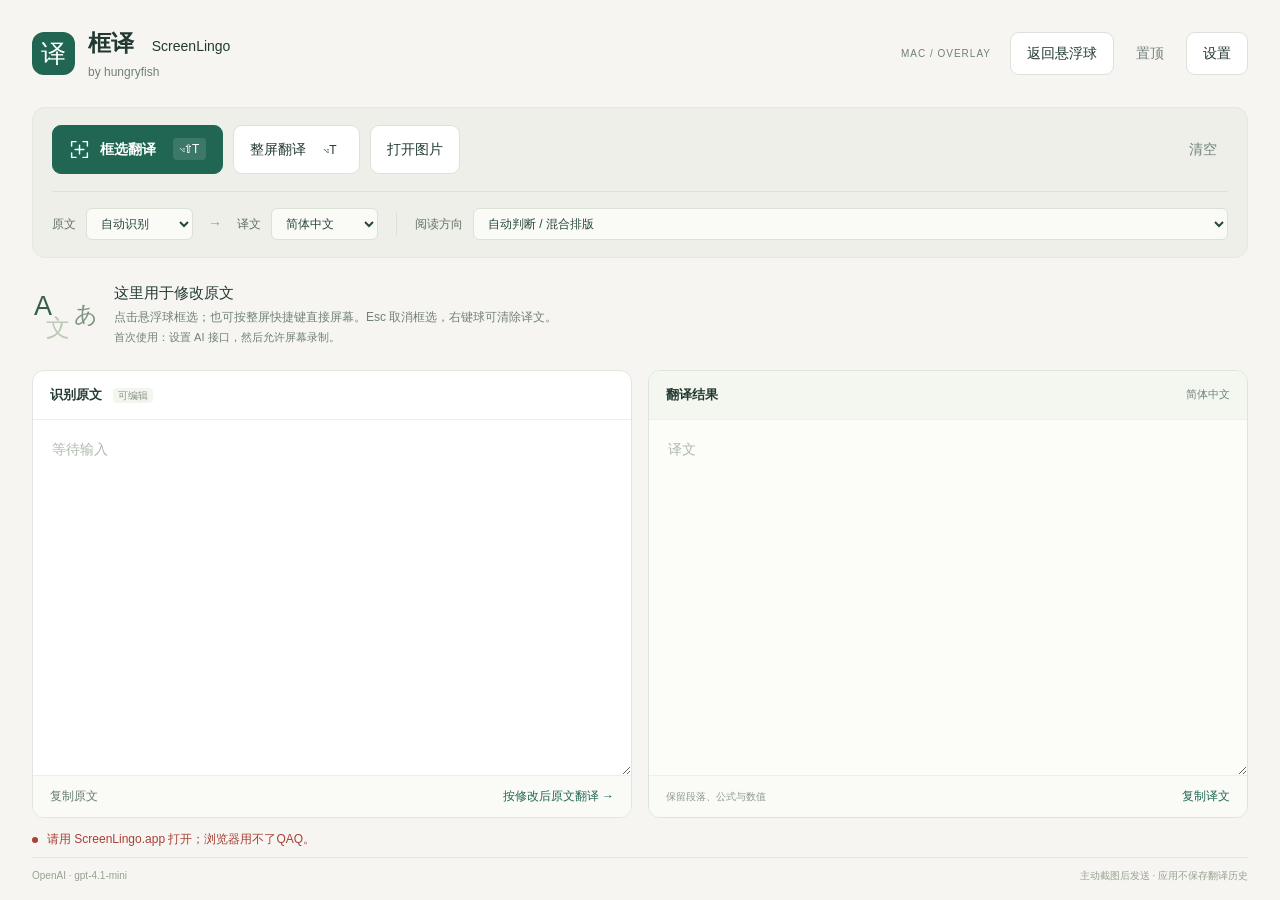
<file: Resources/index.html>
<!doctype html>
<html lang="zh-CN">
<head>
<meta charset="utf-8">
<meta name="viewport" content="width=device-width, initial-scale=1">
<meta http-equiv="Content-Security-Policy" content="default-src 'none'; script-src 'self'; style-src 'self'; img-src 'self' data:; font-src 'self'; connect-src 'none'; base-uri 'none'; form-action 'none'; object-src 'none'">
<title>ScreenLingo · 框译</title>
<link rel="stylesheet" href="style.css">
<script src="app.js" defer></script>
</head>
<body>
<div class="app">
  <header>
    <div class="brand"><span class="brandmark" aria-hidden="true">译</span><div><div class="wordmark">框译 <span>ScreenLingo</span></div><p>by hungryfish</p></div></div>
    <div class="header-actions"><span class="edition">MAC / OVERLAY</span><button id="back-to-bubble" class="secondary">返回悬浮球</button><button id="pin" class="quiet" title="窗口置顶" aria-pressed="false">置顶</button><button id="settings-open" class="secondary">设置</button></div>
  </header>

  <section class="control-panel" aria-label="翻译控制">
    <div class="capture-row">
      <button id="capture" class="primary large"><svg viewBox="0 0 24 24" aria-hidden="true"><path d="M8 3H3v5M16 3h5v5M21 16v5h-5M8 21H3v-5M7 12h10M12 7v10"/></svg>框选翻译 <kbd id="shortcut">⌥⇧T</kbd></button>
      <button id="capture-fullscreen" class="secondary large" title="截取鼠标所在的整个显示器">整屏翻译 <kbd id="fullscreen-shortcut">⌥T</kbd></button>
      <button id="open-image" class="secondary large">打开图片</button>
      <button id="cancel" class="danger" hidden>取消请求</button>
      <div class="spacer"></div><button id="clear" class="quiet">清空</button>
    </div>
    <div class="options-row">
      <label>原文<select id="source-language"><option>自动识别</option>英语</option><option>日语</option><option>韩语</option><option>简体中文</option><option>繁體中文</option><option>法语</option><option>德语</option><option>西班牙语</option><option>俄语</option><option>阿拉伯语</option></select></label>
      <span class="arrow" aria-hidden="true">→</span>
      <label>译文<select id="target-language"><option>简体中文</option><option>繁體中文</option><option>英语</option><option>日语</option><option>韩语</option><option>法语</option><option>德语</option><option>西班牙语</option><option>俄语</option><option>阿拉伯语</option></select></label>
      <div class="rule"></div>
      <label class="reading">阅读方向<select id="reading-order"><option value="auto">自动判断 / 混合排版</option><option value="horizontal">横排</option><option value="vertical-rtl">竖排 · 列从右到左</option><option value="vertical-ltr">竖排 · 列从左到右</option></select></label>
    </div>
  </section>

  <section id="welcome" class="welcome">
    <div class="welcome-icon" aria-hidden="true"><span>A</span><span>あ</span><span>文</span></div>
    <div><h1>这里用于修改原文</h1><p>点击悬浮球框选；也可按整屏快捷键直接屏幕。Esc 取消框选，右键球可清除译文。</p><p id="setup-hint">首次使用：设置 AI 接口，然后允许屏幕录制。</p></div>
  </section>

  <section id="image-strip" class="image-strip" hidden>
    <button id="image-preview" class="thumbnail" title="放大截图"><img id="thumbnail" alt="本次截图"></button>
    <div class="image-info"><strong>本次截图 <span id="image-size"></span></strong><p>竖排请确认列的阅读方向；无需把图片旋转。</p></div>
    <button id="recognize" class="secondary">识别并翻译</button>
  </section>

  <section class="editors" aria-label="原文与译文">
    <article class="editor-card">
      <div class="editor-title"><h2>识别原文 <span>可编辑</span></h2><span id="detected-language" class="language-tag"></span></div>
      <textarea id="source-text" aria-label="识别原文，可编辑" placeholder="等待输入" spellcheck="false"></textarea>
      <div class="editor-footer"><button id="copy-source" class="text-button">复制原文</button><button id="translate-text" class="text-button accent">按修改后原文翻译 →</button></div>
    </article>
    <article class="editor-card translation-card">
      <div class="editor-title"><h2>翻译结果</h2><span id="target-tag" class="language-tag">简体中文</span></div>
      <textarea id="translated-text" aria-label="翻译结果" placeholder="译文" readonly spellcheck="false"></textarea>
      <div class="editor-footer"><span id="result-meta">保留段落、公式与数值</span><button id="copy-translation" class="text-button accent">复制译文</button></div>
    </article>
  </section>
  <div id="notes" class="notes" role="note" hidden></div>
  <div class="status-row"><span id="status-dot" class="dot"></span><p id="status" role="status" aria-live="polite">就绪 · 先在设置中填写 API Key</p></div>
  <footer><span id="provider-label">OpenAI · gpt-4.1-mini</span><span id="privacy-label">主动截图后发送 · 应用不保存翻译历史</span></footer>
</div>

<div id="settings-overlay" class="overlay" hidden>
  <section class="modal settings-modal" role="dialog" aria-modal="true" aria-labelledby="settings-title">
    <div class="modal-header"><div><p class="eyebrow">SCREENLINGO</p><h2 id="settings-title">设置</h2></div><button id="settings-close" class="close" aria-label="关闭设置">×</button></div>
    <div class="modal-body">
      <div class="field"><label for="provider">服务商</label><select id="provider"><option value="openai">OpenAI / GPT · Responses API</option><option value="gemini">Google Gemini · Interactions API</option><option value="compatible">其他服务 · OpenAI 兼容接口</option></select></div>
      <div class="field"><label for="base-url">API 地址 <span>Base URL</span></label><input id="base-url" type="url" autocomplete="off" spellcheck="false" placeholder="https://your-service.example/v1"><p class="field-help" id="endpoint-help">OpenAI 官方接口。请选择可用的图片模型。</p></div>
      <div class="field"><label for="model">模型 <span>需支持图片输入</span></label><select id="model" aria-describedby="model-help"></select><p id="model-help" class="field-help">选择模型，或选择自定义填写其他名称。</p></div>
      <div id="custom-model-field" class="field" hidden><label for="custom-model">自定义模型名称</label><input id="custom-model" type="text" autocomplete="off" spellcheck="false" maxlength="160" placeholder="填写服务商提供的模型 ID"></div>
      <div class="field"><div class="label-row"><label for="api-key">API Key</label><button id="get-key" class="text-button">打开官方 Key 页面 ↗</button></div><input id="api-key" type="password" autocomplete="new-password" spellcheck="false" placeholder="在本机填写，不要发到聊天中"><div class="label-row"><p id="key-hint" class="field-help">仅保存在 macOS 钥匙串，不写入设置文件。</p><button id="delete-key" class="text-button danger-text" hidden>删除已存 Key</button></div></div>
      <div class="settings-divider"></div>
      <div class="two-fields"><div class="field"><label for="hotkey">框选翻译快捷键</label><select id="hotkey"><option value="option-shift-t">⌥⇧T · Option + Shift + T</option><option value="control-option-t">⌃⌥T · Control + Option + T</option><option value="command-shift-y">⇧⌘Y · Shift + Command + Y</option></select></div><div class="field permission-field"><label>屏幕录制权限</label><button id="permission" class="secondary" title="查看屏幕录制权限">检查权限…</button></div></div>
      <div class="field"><label for="fullscreen-hotkey">整屏翻译快捷键</label><select id="fullscreen-hotkey" aria-describedby="fullscreen-hotkey-help"><option value="option-t">⌥T · Option + T（推荐）</option><option value="t">T · 单键（会占用普通 T 输入）</option><option value="control-option-f">⌃⌥F · Control + Option + F</option><option value="disabled">不启用快捷键</option></select><p id="fullscreen-hotkey-help" class="field-help">截取鼠标所在的整块屏幕，不需要拖选。</p></div>
      <label class="check-row"><input id="auto-translate" type="checkbox"><span>框选或整屏截图后自动发送并翻译<small>关闭后点击悬浮球「发」或工具条「发送」确认；打开图片仍在详情页显示。</small></span></label>
      <div class="field"><label for="glossary">术语 / 翻译风格 <span>选填</span></label><textarea id="glossary" rows="2" maxlength="3000" placeholder="例如：保留材料名称、公式和缩写；bond dissociation energy 译为键解离能。"></textarea></div>
      <label class="check-row consent"><input id="consent" type="checkbox"><span>我同意将主动选取的区域、整屏截图或原文发送至下面的 AI 服务；整屏可能包含私人信息。<small id="destination">api.openai.com</small></span></label>
      <div class="settings-note">此软件使用AI自定义接口。纯文字模型不能直接识别截屏(•́_•̀)。</div>
      <p id="settings-error" class="settings-error" role="alert" hidden></p>
    </div>
    <div class="modal-footer"><button id="uninstall" class="text-button danger-text" title="确认后将当前应用卸载">卸载 ScreenLingo…</button><div class="spacer"></div><button id="settings-save" class="primary">保存设置</button></div>
  </section>
</div>
<div id="preview-overlay" class="overlay preview-overlay" hidden><section class="preview-modal" role="dialog" aria-modal="true" aria-label="截图预览"><div class="preview-header"><span>本次截图 · 本机预览</span><button id="preview-close" class="close" aria-label="关闭预览">×</button></div><div class="full-image"><img id="full-preview" alt="本次截图完整预览"></div></section></div>
</body>
</html>
</file>
<file: Resources/style.css>
:root{color-scheme:light;--paper:#f6f5f1;--ink:#223932;--muted:#71817a;--line:#e2e5dd;--accent:#216653;--tint:#edf3ed;--white:#fff;--error:#a74136}*{box-sizing:border-box}body{margin:0;background:var(--paper);color:var(--ink);font:14px -apple-system,BlinkMacSystemFont,"Helvetica Neue","PingFang SC",sans-serif;line-height:1.5}button,input,select,textarea{font:inherit}button{cursor:pointer;white-space:nowrap;border:0;transition:background .15s,opacity .15s}button:disabled{cursor:default;opacity:.42}button:focus-visible,input:focus-visible,select:focus-visible,textarea:focus-visible{outline:2px solid #6b9982;outline-offset:3px}[hidden]{display:none!important}.app{max-width:1400px;margin:auto;padding:26px 32px 17px}header{display:flex;align-items:center;justify-content:space-between;margin-bottom:26px}.brand{display:flex;align-items:center;gap:13px}.brandmark{display:flex;width:43px;height:43px;border-radius:12px;background:var(--accent);color:white;align-items:center;justify-content:center;font-size:25px;font-weight:500}.wordmark{font-size:23px;font-weight:650;letter-spacing:.02em}.wordmark span{font-size:14px;font-weight:450;margin-left:10px;letter-spacing:0}.brand p{font-size:12px;color:var(--muted);margin:2px 0 0}.header-actions{display:flex;gap:11px;align-items:center}.edition{font-size:10px;letter-spacing:.1em;color:var(--muted);margin-right:8px}.primary{background:var(--accent);color:#fff;padding:11px 19px;border:1px solid var(--accent);border-radius:9px;font-weight:600}.primary:hover{background:#194f40}.secondary{background:var(--white);color:var(--ink);border:1px solid #dce2d9;border-radius:9px;padding:10px 16px;font-weight:500}.secondary:hover{background:#f0f3ed}.quiet{background:transparent;color:var(--muted);border-radius:7px;padding:9px 11px}.quiet:hover,.quiet[aria-pressed=true]{background:#e7eee4;color:var(--accent)}.large{height:49px}.primary.large{display:flex;align-items:center;gap:10px;padding:10px 16px}.primary svg{width:21px;height:21px;fill:none;stroke:currentColor;stroke-width:1.65;stroke-linecap:round;stroke-linejoin:round}kbd{font-family:inherit;font-size:12px;font-weight:400;padding:2px 6px;border-radius:4px;background:#ffffff1e;margin-left:7px;letter-spacing:.04em}.spacer{flex:1}.control-panel{background:#eeefe8;border:1px solid #e5e8dd;border-radius:13px;padding:17px 19px}.capture-row{display:flex;align-items:center;gap:10px}.options-row{display:flex;align-items:center;gap:15px;margin-top:17px;padding-top:16px;border-top:1px solid #dde1d6}.options-row label{display:flex;gap:10px;align-items:center;font-size:12px;white-space:nowrap;color:#637167}.options-row select{max-width:180px;font-size:12px;padding:7px 27px 7px 10px;border-radius:6px;border:1px solid #dce1d5;background-color:#fafbf7;color:#29473b;min-height:32px}.options-row .reading{flex:1}.options-row .reading select{max-width:none;flex:1}.arrow{color:#929d91}.rule{height:24px;width:1px;background:#dbe0d5;margin:0 3px}.welcome{display:flex;align-items:center;gap:16px;margin:20px 0;padding:4px 0}.welcome-icon{position:relative;flex-shrink:0;display:flex;width:66px;height:64px;align-items:center;justify-content:center;color:#78967d}.welcome-icon span:nth-child(1){position:absolute;left:2px;top:4px;font-size:27px;color:#365f4c}.welcome-icon span:nth-child(2){position:absolute;right:0;top:15px;font-size:23px;color:#7b9681}.welcome-icon span:nth-child(3){position:absolute;left:14px;bottom:0;font-size:24px;color:#bdc9b6}.welcome h1{margin:0 0 4px;font-size:15px;font-weight:550}.welcome p{margin:0;font-size:12px;color:var(--muted)}.welcome #setup-hint{font-size:11px;margin-top:3px}.text-button{padding:4px 0;color:#657d6f;background:transparent;font-size:12px}.text-button:hover{color:var(--accent);text-decoration:underline;text-underline-offset:3px}.accent{color:var(--accent);font-weight:550}.image-strip{display:flex;align-items:center;gap:15px;margin:18px 0}.thumbnail{height:64px;width:105px;padding:4px;border:1px solid var(--line);border-radius:7px;background:#fff}.thumbnail img{width:100%;height:100%;object-fit:contain}.image-info{flex:1}.image-info strong{font-size:13px;font-weight:550}.image-info strong span{font-size:11px;font-weight:400;color:var(--muted);margin-left:10px}.image-info p{margin:4px 0 0;color:var(--muted);font-size:11px}.editors{display:grid;grid-template-columns:1fr 1fr;gap:16px}.editor-card{border:1px solid var(--line);border-radius:12px;overflow:hidden;background:#fff;display:flex;flex-direction:column}.editor-title{height:49px;padding:13px 17px;display:flex;align-items:center;justify-content:space-between;border-bottom:1px solid #edf0e9}.editor-title h2{font-size:13px;font-weight:600;margin:0}.editor-title h2 span{font-size:10px;font-weight:400;padding:2px 5px;color:#89938a;background:#f3f5ef;border-radius:4px;margin-left:7px}.language-tag{font-size:11px;color:var(--muted)}.editor-card textarea{width:100%;height:clamp(160px,calc(100vh - 545px),600px);resize:vertical;min-height:160px;max-height:75vh;border:0;outline:0!important;padding:17px 19px;font-size:16px;line-height:1.8;color:#344b3e;background:transparent;font-weight:400}.editor-card textarea::placeholder{color:#afb8ad;font-size:14px;line-height:1.8}.translation-card{background:#fcfdf9;border-color:#dce5d7}.translation-card .editor-title{background:#f4f7ef}.translation-card textarea{font-size:18px;color:#244a39}.editor-footer{display:flex;align-items:center;justify-content:space-between;gap:10px;height:42px;min-height:42px;padding:6px 17px;border-top:1px solid #edf0e9;background:#fafbf7}.editor-footer>span{font-size:10px;color:#8e9a8c}.notes{margin-top:12px;padding:9px 12px;background:#f5efdf;color:#806728;border-radius:6px;font-size:12px;white-space:pre-wrap}.status-row{display:flex;gap:9px;align-items:baseline;min-height:39px;padding-top:12px}.dot{display:inline-block;min-width:6px;width:6px;height:6px;border-radius:50%;background:#9eae9a;align-self:flex-start;margin-top:7px}.dot.busy{background:var(--accent);animation:pulse 1.3s infinite}.dot.error{background:var(--error)}.dot.warning{background:#a18243}.dot.success{background:#448369}.status-row p{font-size:12px;margin:0;color:#70816e;white-space:pre-wrap;overflow-wrap:anywhere}.status-row p.error{color:var(--error)}.status-row p.warning{color:#876d35}footer{display:flex;align-items:center;justify-content:space-between;font-size:10px;color:#98a091;border-top:1px solid #e5e8de;padding-top:10px;gap:14px}.danger{background:#f5e9e6;color:var(--error);padding:10px 12px;border-radius:8px}.danger-text{color:var(--error)}.overlay{position:fixed;inset:0;background:#1d302b65;backdrop-filter:blur(5px);display:flex;align-items:center;justify-content:center;padding:20px;z-index:20}.modal{width:590px;max-width:100%;max-height:calc(100vh - 40px);display:flex;flex-direction:column;border-radius:17px;background:#fcfcf8;box-shadow:0 25px 100px #14261d44;overflow:hidden;border:1px solid #fff9}.modal-header{display:flex;align-items:center;justify-content:space-between;padding:23px 27px 18px;border-bottom:1px solid var(--line);flex-shrink:0}.eyebrow{color:#8a9a82;font-size:9px;letter-spacing:.15em;margin:0 0 5px}.modal-header h2{font-size:22px;font-weight:550;margin:0}.close{color:#7c8b79;background:transparent;font-size:25px;line-height:1;padding:7px 10px;border-radius:7px}.close:hover{background:#e9eee4}.modal-body{padding:20px 27px;overflow-y:auto}.field{margin:0 0 15px}.field label{display:block;font-size:12px;font-weight:550;color:#415a46;margin-bottom:6px}.field label span{font-size:10px;font-weight:400;color:#91a086;margin-left:8px}.field>input,.field>select,.field>textarea{display:block;width:100%;background:#fff;border:1px solid #dae1d2;border-radius:7px;color:#36533e;padding:9px 11px;line-height:1.4;min-height:37px;font-size:13px}.field>textarea{resize:vertical;min-height:60px;max-height:150px}.field input[readonly]{background:#f0f3eb;color:#73846b}.field input::placeholder,.field textarea::placeholder{color:#a4af9b;font-size:12px}.field-help{font-size:10px;color:#89977f;margin:5px 0 0;line-height:1.6}.label-row{display:flex;align-items:center;justify-content:space-between;gap:8px}.label-row .text-button{font-size:10px}.settings-divider{height:1px;background:var(--line);margin:20px 0}.two-fields{display:grid;grid-template-columns:1.3fr 1fr;gap:16px}.permission-field .secondary{width:100%;min-height:37px;padding:8px 11px;font-size:12px}.permission-field .secondary[data-granted=true]{background:#edf3e6;border-color:#cbdcc6;color:var(--accent)}.check-row{display:flex;align-items:flex-start;gap:9px;font-size:12px;color:#4c634c;margin:0 0 17px;cursor:pointer}.check-row input{accent-color:var(--accent);margin:3px 0 0;flex-shrink:0}.check-row small{display:block;font-size:10px;color:#92a086;margin-top:2px}.consent{padding:10px 12px;border-radius:8px;background:#edf3e6;margin-bottom:12px}.consent small{overflow-wrap:anywhere}.settings-note{font-size:10px;color:#8c977f;line-height:1.8}.modal-footer{display:flex;align-items:center;gap:10px;padding:16px 24px;background:#f0f3e9;border-top:1px solid var(--line);flex-shrink:0}.modal-footer .secondary,.modal-footer .primary{font-size:12px;padding:10px 12px}.settings-error{color:var(--error);font-size:12px;white-space:pre-wrap;margin:12px 0 0}.preview-modal{width:90vw;max-height:90vh;border-radius:13px;background:#f9faf5;overflow:hidden;display:flex;flex-direction:column}.preview-header{display:flex;align-items:center;justify-content:space-between;padding:10px 20px;color:#6d7e65;font-size:12px}.full-image{overflow:auto;text-align:center;padding:20px;background:#e9ece3}.full-image img{max-width:100%;height:auto;display:inline-block}.preview-overlay{z-index:30}@keyframes pulse{50%{opacity:.3}}@media(max-width:850px){.app{padding:21px 23px 15px}.edition{display:none}.options-row{gap:10px}.options-row label{gap:6px}.options-row select{max-width:140px}.welcome{gap:11px}.welcome-icon{width:53px}.welcome p{font-size:11px}.editor-footer{padding:6px 12px}.editor-footer>span{font-size:9px}.header-actions{gap:5px}}@media(prefers-reduced-motion:reduce){*{animation:none!important;transition:none!important}}

/* Keep both capture actions accessible at the minimum window width. */
.capture-row{flex-wrap:wrap}
</file>
